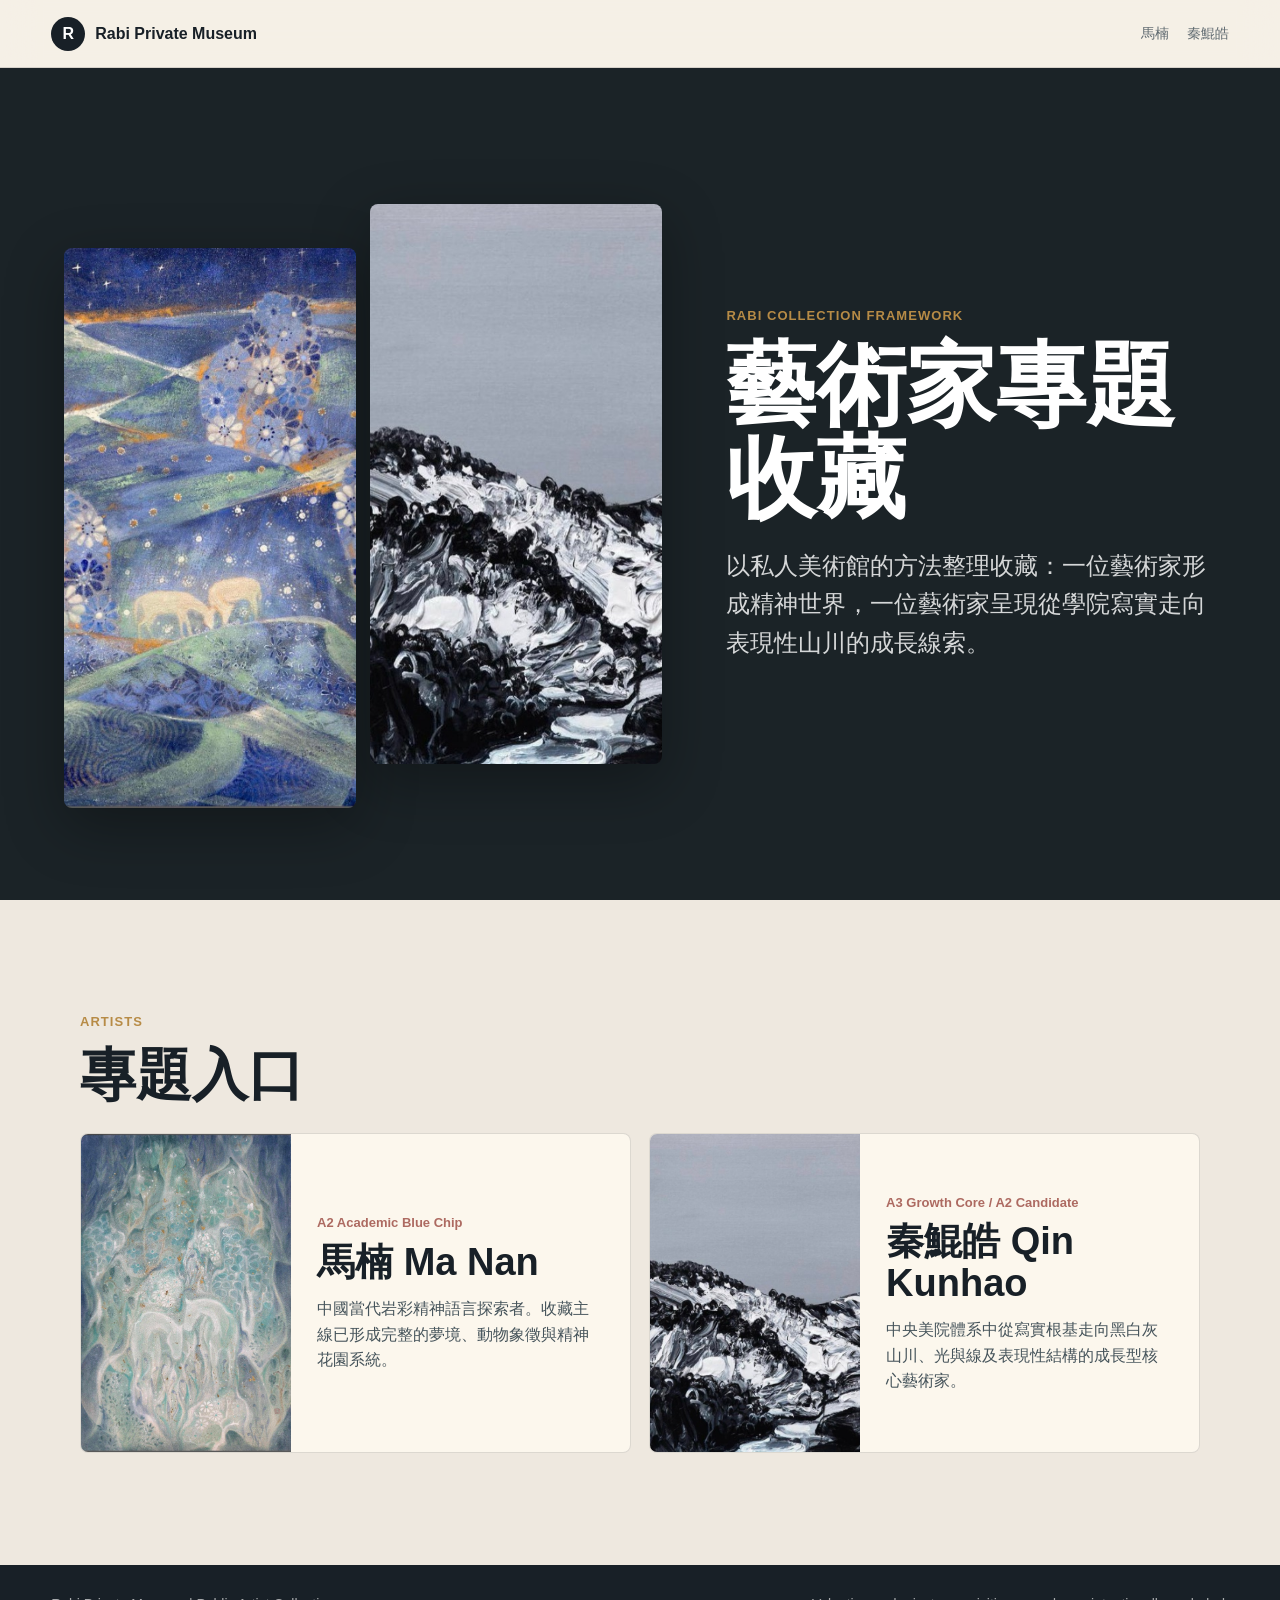
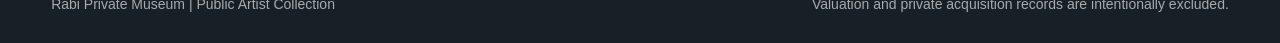
<file: index.html>
<!doctype html>
<html lang="zh-Hant">
  <head>
    <meta charset="utf-8">
    <meta name="viewport" content="width=device-width, initial-scale=1">
    <title>Rabi Private Museum | 藝術家專題收藏</title>
    <meta name="description" content="Rabi Private Museum 公開收藏入口，呈現馬楠與秦鯤皓兩位藝術家的專題收藏脈絡。">
    <link rel="stylesheet" href="ma-nan-public/styles.css">
  </head>
  <body class="home-page">
    <header class="site-header">
      <a class="brand" href="index.html" aria-label="Rabi Private Museum">
        <span class="brand-mark">R</span>
        <span>Rabi Private Museum</span>
      </a>
      <nav class="site-nav" aria-label="主要導覽">
        <a href="ma-nan-public/index.html">馬楠</a>
        <a href="qin-kunhao/index.html">秦鯤皓</a>
      </nav>
    </header>

    <main>
      <section class="home-hero" aria-labelledby="home-title">
        <div class="home-hero-media">
          <img src="ma-nan-public/assets/miyuan-11.jpg" alt="馬楠《謐園（其十一）》">
          <img src="qin-kunhao/assets/chuan-1.jpg" alt="秦鯤皓《川系列之一》">
        </div>
        <div class="home-hero-content">
          <p class="kicker">Rabi Collection Framework</p>
          <h1 id="home-title">藝術家專題收藏</h1>
          <p>
            以私人美術館的方法整理收藏：一位藝術家形成精神世界，一位藝術家呈現從學院寫實走向表現性山川的成長線索。
          </p>
        </div>
      </section>

      <section class="section artist-directory" aria-labelledby="directory-title">
        <div class="section-head">
          <p class="kicker">Artists</p>
          <h2 id="directory-title">專題入口</h2>
        </div>
        <div class="directory-grid">
          <a class="directory-card" href="ma-nan-public/index.html">
            <img src="ma-nan-public/assets/time-light-3.jpg" alt="馬楠作品">
            <div>
              <p class="work-tag">A2 Academic Blue Chip</p>
              <h3>馬楠 Ma Nan</h3>
              <p>中國當代岩彩精神語言探索者。收藏主線已形成完整的夢境、動物象徵與精神花園系統。</p>
            </div>
          </a>

          <a class="directory-card" href="qin-kunhao/index.html">
            <img src="qin-kunhao/assets/chuan-1.jpg" alt="秦鯤皓《川系列之一》">
            <div>
              <p class="work-tag">A3 Growth Core / A2 Candidate</p>
              <h3>秦鯤皓 Qin Kunhao</h3>
              <p>中央美院體系中從寫實根基走向黑白灰山川、光與線及表現性結構的成長型核心藝術家。</p>
            </div>
          </a>
        </div>
      </section>
    </main>

    <footer class="site-footer">
      <p>Rabi Private Museum | Public Artist Collection</p>
      <p>Valuation and private acquisition records are intentionally excluded.</p>
    </footer>
  </body>
</html>
</file>
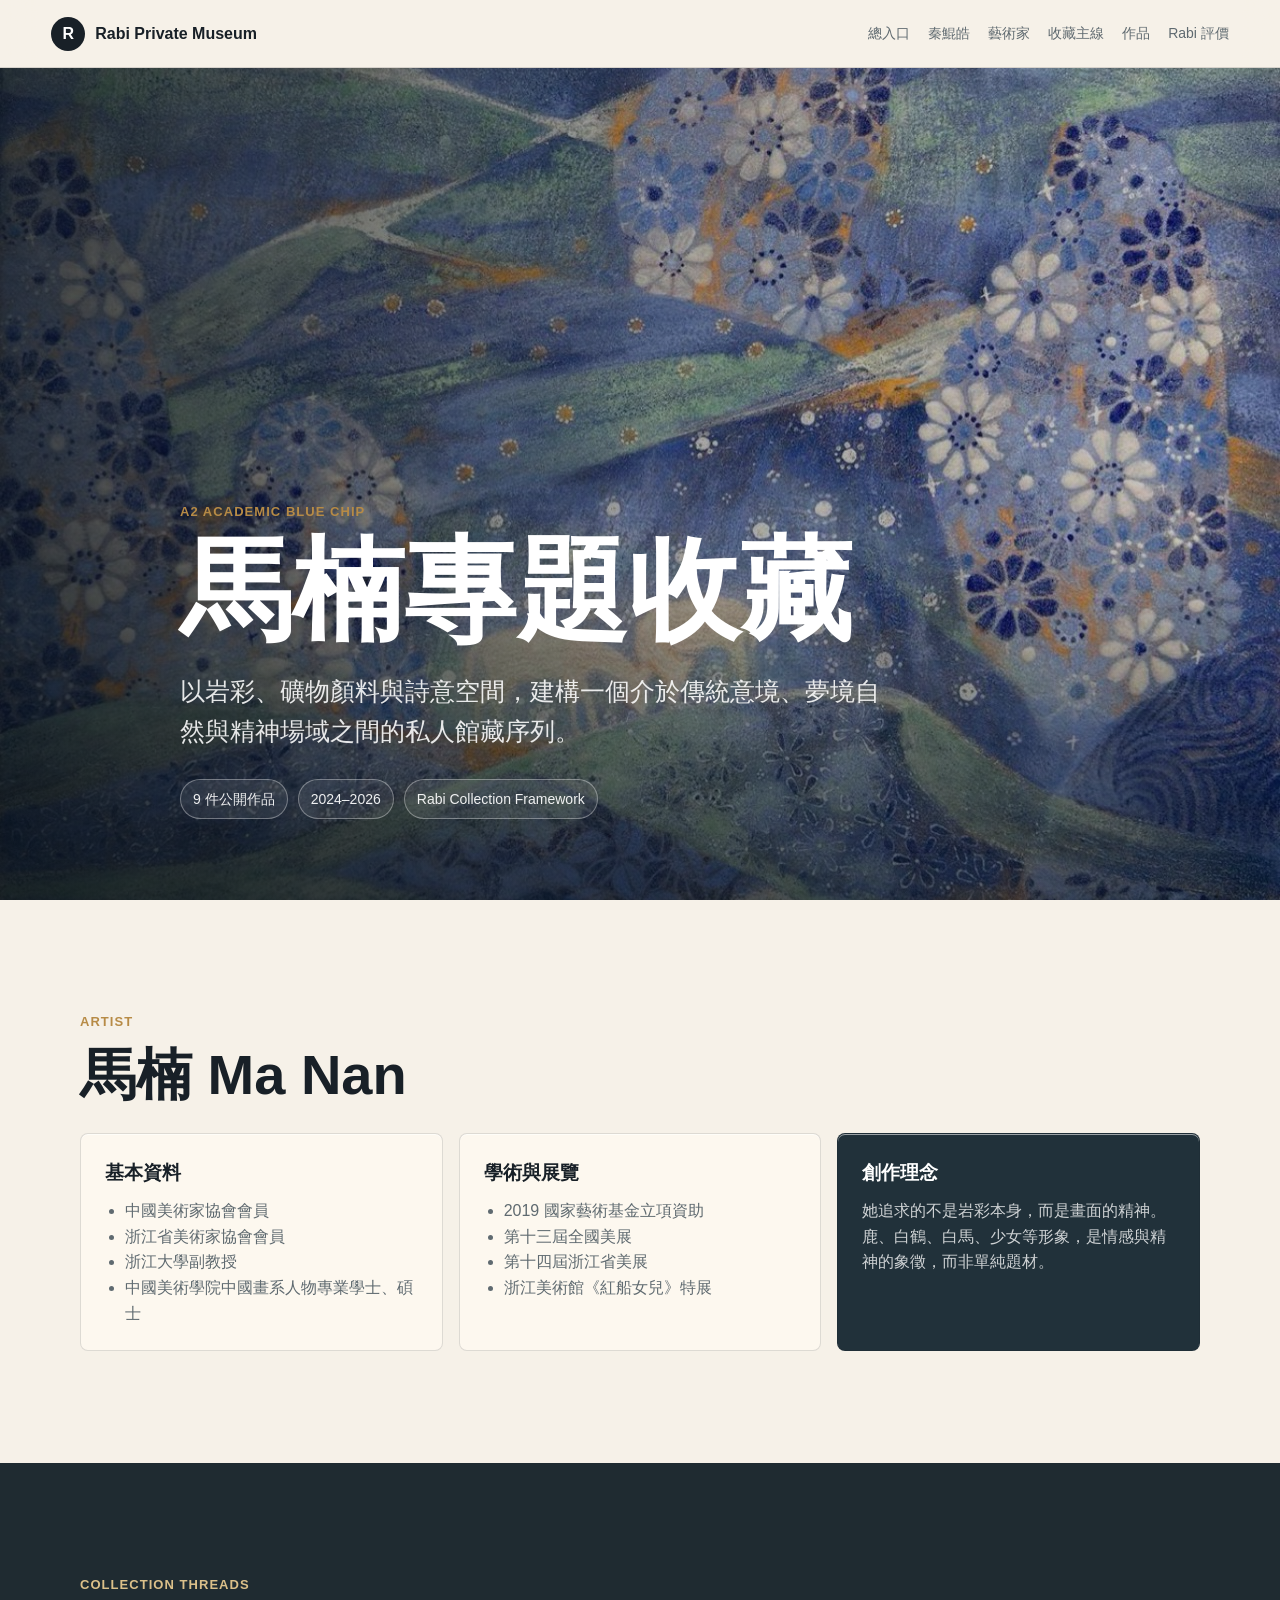
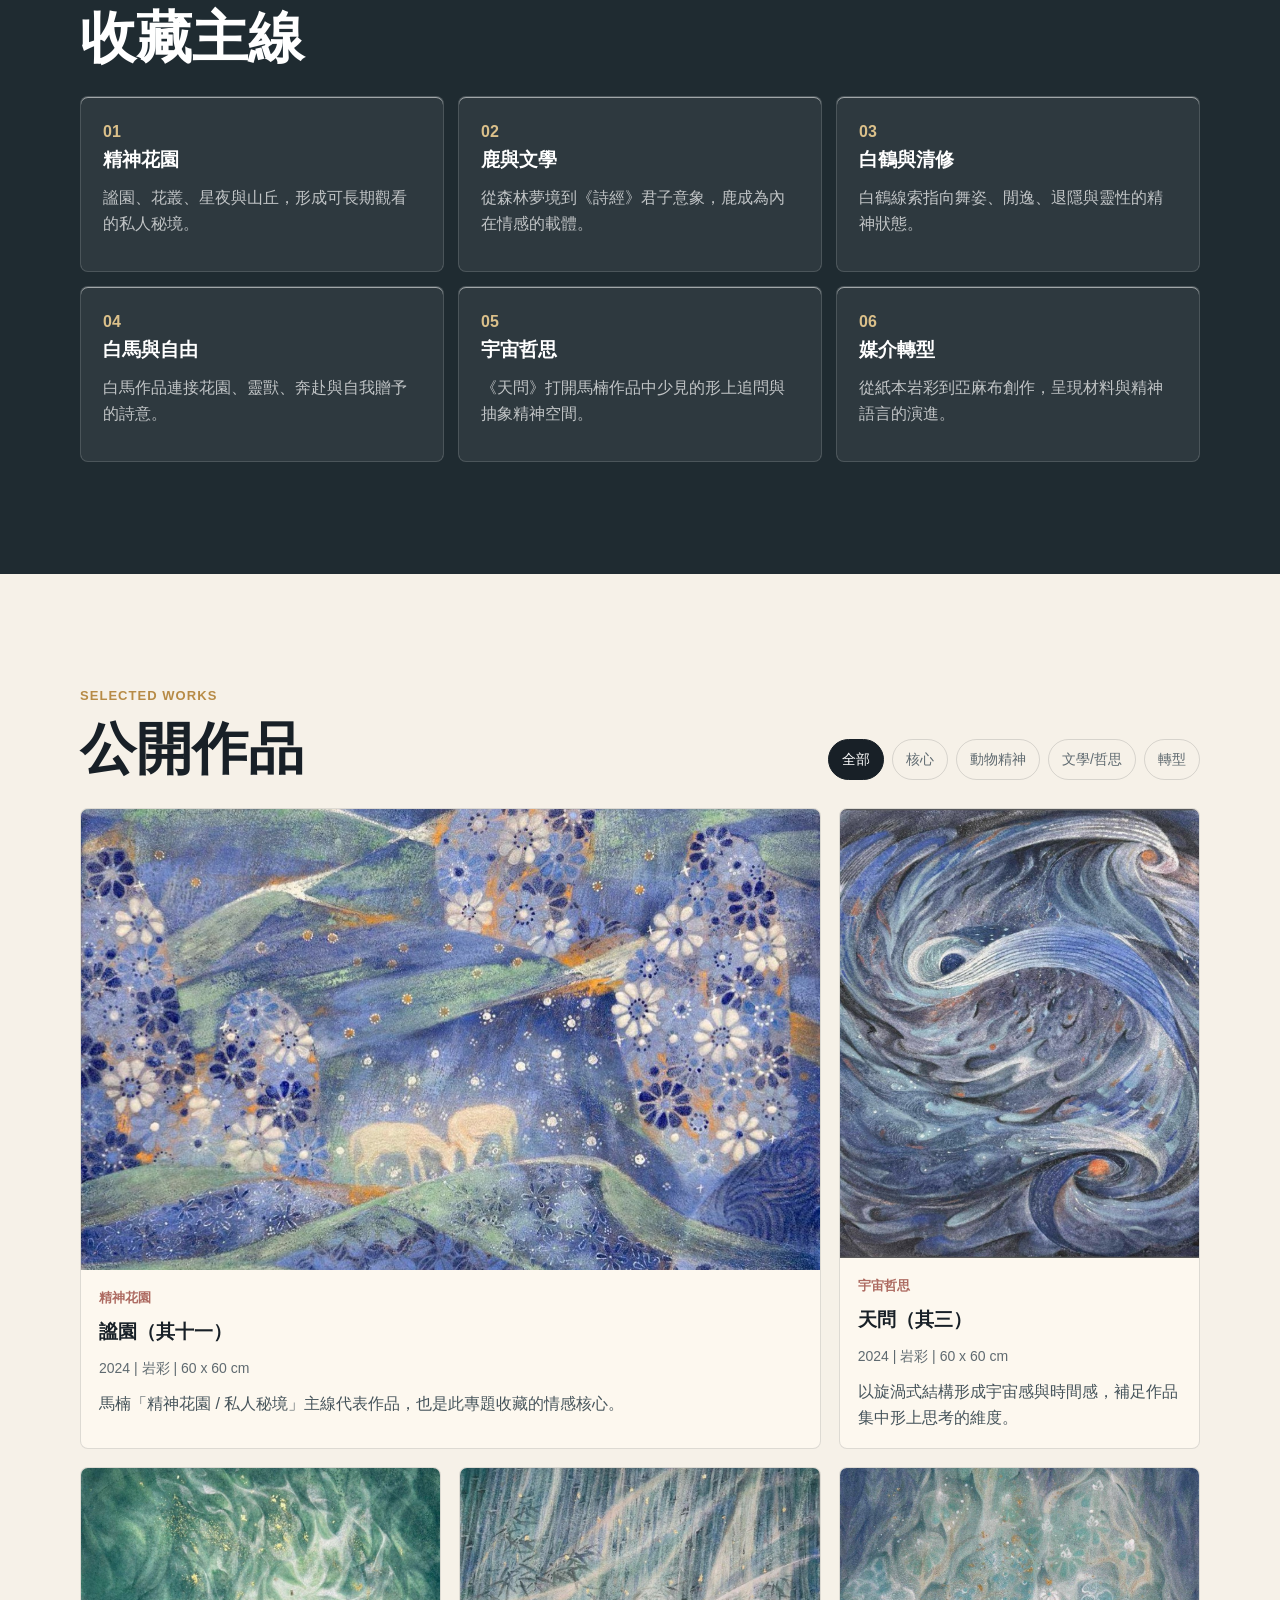
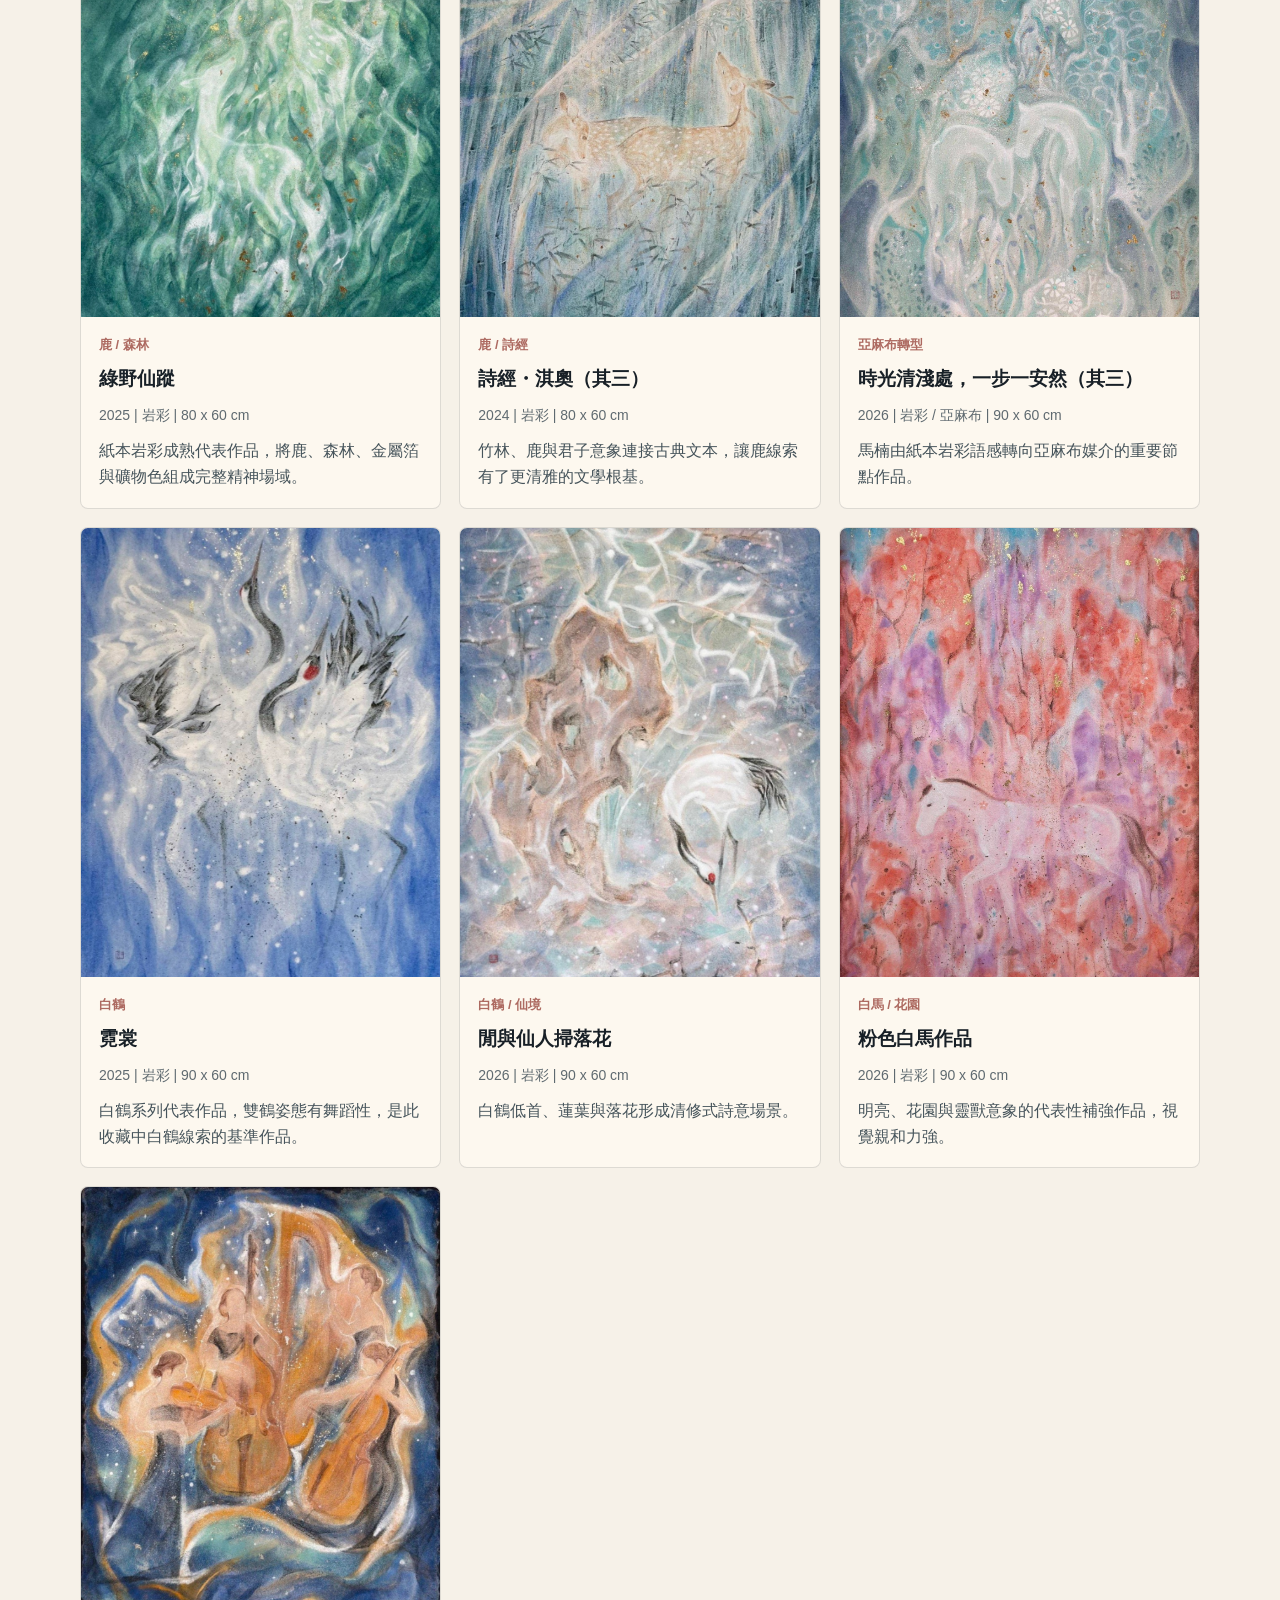
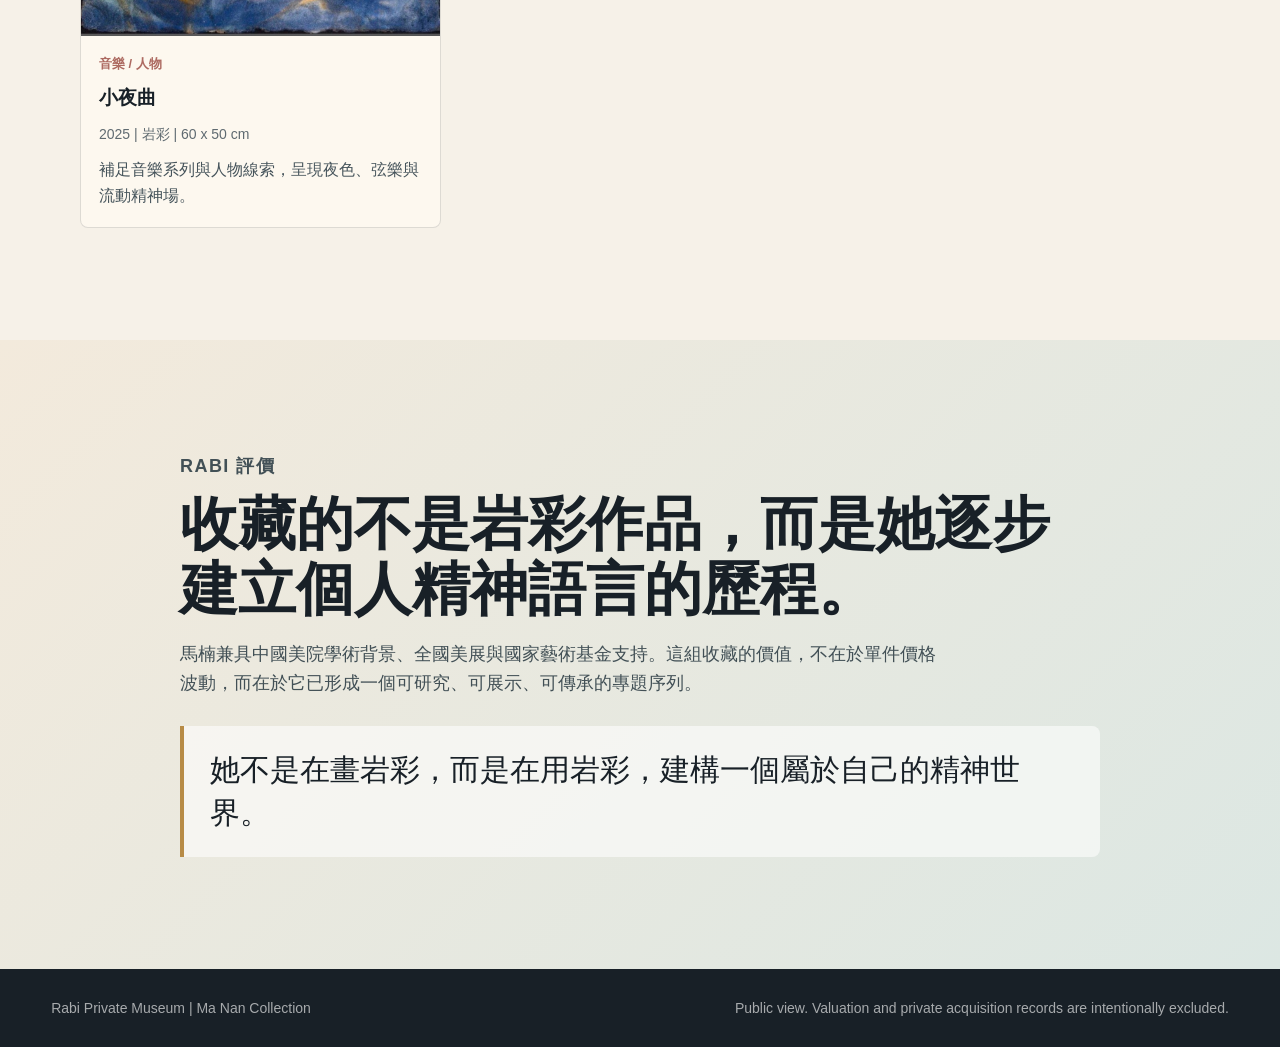
<file: ma-nan-public/index.html>
<!doctype html>
<html lang="zh-Hant">
  <head>
    <meta charset="utf-8">
    <meta name="viewport" content="width=device-width, initial-scale=1">
    <title>Rabi Private Museum | 馬楠專題收藏</title>
    <meta name="description" content="Rabi Private Museum 的馬楠公開收藏網站，呈現藝術家背景、收藏主線與精選作品。">
    <link rel="stylesheet" href="styles.css">
  </head>
  <body>
    <header class="site-header">
      <a class="brand" href="#top" aria-label="Rabi Private Museum">
        <span class="brand-mark">R</span>
        <span>Rabi Private Museum</span>
      </a>
      <nav class="site-nav" aria-label="主要導覽">
        <a href="../index.html">總入口</a>
        <a href="../qin-kunhao/index.html">秦鯤皓</a>
        <a href="#artist">藝術家</a>
        <a href="#threads">收藏主線</a>
        <a href="#works">作品</a>
        <a href="#statement">Rabi 評價</a>
      </nav>
    </header>

    <main id="top">
      <section class="hero" aria-labelledby="hero-title">
        <img class="hero-image" src="assets/miyuan-11.jpg" alt="馬楠《謐園（其十一）》局部與全貌">
        <div class="hero-shade"></div>
        <div class="hero-content">
          <p class="kicker">A2 Academic Blue Chip</p>
          <h1 id="hero-title">馬楠專題收藏</h1>
          <p class="hero-copy">
            以岩彩、礦物顏料與詩意空間，建構一個介於傳統意境、夢境自然與精神場域之間的私人館藏序列。
          </p>
          <div class="hero-meta" aria-label="收藏摘要">
            <span>9 件公開作品</span>
            <span>2024–2026</span>
            <span>Rabi Collection Framework</span>
          </div>
        </div>
      </section>

      <section id="artist" class="section artist-section">
        <div class="section-head">
          <p class="kicker">Artist</p>
          <h2>馬楠 Ma Nan</h2>
        </div>
        <div class="artist-grid">
          <div class="artist-card">
            <h3>基本資料</h3>
            <ul>
              <li>中國美術家協會會員</li>
              <li>浙江省美術家協會會員</li>
              <li>浙江大學副教授</li>
              <li>中國美術學院中國畫系人物專業學士、碩士</li>
            </ul>
          </div>
          <div class="artist-card">
            <h3>學術與展覽</h3>
            <ul>
              <li>2019 國家藝術基金立項資助</li>
              <li>第十三屆全國美展</li>
              <li>第十四屆浙江省美展</li>
              <li>浙江美術館《紅船女兒》特展</li>
            </ul>
          </div>
          <div class="artist-card artist-quote">
            <h3>創作理念</h3>
            <p>
              她追求的不是岩彩本身，而是畫面的精神。鹿、白鶴、白馬、少女等形象，是情感與精神的象徵，而非單純題材。
            </p>
          </div>
        </div>
      </section>

      <section id="threads" class="section threads-section">
        <div class="section-head">
          <p class="kicker">Collection Threads</p>
          <h2>收藏主線</h2>
        </div>
        <div class="thread-grid">
          <article>
            <span>01</span>
            <h3>精神花園</h3>
            <p>謐園、花叢、星夜與山丘，形成可長期觀看的私人秘境。</p>
          </article>
          <article>
            <span>02</span>
            <h3>鹿與文學</h3>
            <p>從森林夢境到《詩經》君子意象，鹿成為內在情感的載體。</p>
          </article>
          <article>
            <span>03</span>
            <h3>白鶴與清修</h3>
            <p>白鶴線索指向舞姿、閒逸、退隱與靈性的精神狀態。</p>
          </article>
          <article>
            <span>04</span>
            <h3>白馬與自由</h3>
            <p>白馬作品連接花園、靈獸、奔赴與自我贈予的詩意。</p>
          </article>
          <article>
            <span>05</span>
            <h3>宇宙哲思</h3>
            <p>《天問》打開馬楠作品中少見的形上追問與抽象精神空間。</p>
          </article>
          <article>
            <span>06</span>
            <h3>媒介轉型</h3>
            <p>從紙本岩彩到亞麻布創作，呈現材料與精神語言的演進。</p>
          </article>
        </div>
      </section>

      <section id="works" class="section works-section">
        <div class="section-head works-head">
          <div>
            <p class="kicker">Selected Works</p>
            <h2>公開作品</h2>
          </div>
          <div class="filters" aria-label="作品分類">
            <button class="filter-button active" type="button" data-filter="all">全部</button>
            <button class="filter-button" type="button" data-filter="core">核心</button>
            <button class="filter-button" type="button" data-filter="animal">動物精神</button>
            <button class="filter-button" type="button" data-filter="literary">文學/哲思</button>
            <button class="filter-button" type="button" data-filter="transition">轉型</button>
          </div>
        </div>

        <div class="works-grid">
          <article class="work-card feature" data-category="core">
            <img src="assets/miyuan-11.jpg" alt="《謐園（其十一）》">
            <div class="work-body">
              <p class="work-tag">精神花園</p>
              <h3>謐園（其十一）</h3>
              <p class="work-meta">2024 | 岩彩 | 60 x 60 cm</p>
              <p>馬楠「精神花園 / 私人秘境」主線代表作品，也是此專題收藏的情感核心。</p>
            </div>
          </article>

          <article class="work-card" data-category="literary">
            <img src="assets/tianwen-3.jpg" alt="《天問（其三）》">
            <div class="work-body">
              <p class="work-tag">宇宙哲思</p>
              <h3>天問（其三）</h3>
              <p class="work-meta">2024 | 岩彩 | 60 x 60 cm</p>
              <p>以旋渦式結構形成宇宙感與時間感，補足作品集中形上思考的維度。</p>
            </div>
          </article>

          <article class="work-card" data-category="animal">
            <img src="assets/green-oz.jpg" alt="《綠野仙蹤》">
            <div class="work-body">
              <p class="work-tag">鹿 / 森林</p>
              <h3>綠野仙蹤</h3>
              <p class="work-meta">2025 | 岩彩 | 80 x 60 cm</p>
              <p>紙本岩彩成熟代表作品，將鹿、森林、金屬箔與礦物色組成完整精神場域。</p>
            </div>
          </article>

          <article class="work-card" data-category="animal literary">
            <img src="assets/shijing-qiao-3.jpg" alt="《詩經・淇奧（其三）》">
            <div class="work-body">
              <p class="work-tag">鹿 / 詩經</p>
              <h3>詩經・淇奧（其三）</h3>
              <p class="work-meta">2024 | 岩彩 | 80 x 60 cm</p>
              <p>竹林、鹿與君子意象連接古典文本，讓鹿線索有了更清雅的文學根基。</p>
            </div>
          </article>

          <article class="work-card" data-category="transition animal">
            <img src="assets/time-light-3.jpg" alt="《時光清淺處，一步一安然（其三）》">
            <div class="work-body">
              <p class="work-tag">亞麻布轉型</p>
              <h3>時光清淺處，一步一安然（其三）</h3>
              <p class="work-meta">2026 | 岩彩 / 亞麻布 | 90 x 60 cm</p>
              <p>馬楠由紙本岩彩語感轉向亞麻布媒介的重要節點作品。</p>
            </div>
          </article>

          <article class="work-card" data-category="animal">
            <img src="assets/nishang.jpg" alt="《霓裳》">
            <div class="work-body">
              <p class="work-tag">白鶴</p>
              <h3>霓裳</h3>
              <p class="work-meta">2025 | 岩彩 | 90 x 60 cm</p>
              <p>白鶴系列代表作品，雙鶴姿態有舞蹈性，是此收藏中白鶴線索的基準作品。</p>
            </div>
          </article>

          <article class="work-card" data-category="animal">
            <img src="assets/xianren.jpg" alt="《閒與仙人掃落花》">
            <div class="work-body">
              <p class="work-tag">白鶴 / 仙境</p>
              <h3>閒與仙人掃落花</h3>
              <p class="work-meta">2026 | 岩彩 | 90 x 60 cm</p>
              <p>白鶴低首、蓮葉與落花形成清修式詩意場景。</p>
            </div>
          </article>

          <article class="work-card" data-category="animal">
            <img src="assets/pink-horse.jpg" alt="2026 粉色白馬作品">
            <div class="work-body">
              <p class="work-tag">白馬 / 花園</p>
              <h3>粉色白馬作品</h3>
              <p class="work-meta">2026 | 岩彩 | 90 x 60 cm</p>
              <p>明亮、花園與靈獸意象的代表性補強作品，視覺親和力強。</p>
            </div>
          </article>

          <article class="work-card" data-category="literary">
            <img src="assets/serenade.jpg" alt="《小夜曲》">
            <div class="work-body">
              <p class="work-tag">音樂 / 人物</p>
              <h3>小夜曲</h3>
              <p class="work-meta">2025 | 岩彩 | 60 x 50 cm</p>
              <p>補足音樂系列與人物線索，呈現夜色、弦樂與流動精神場。</p>
            </div>
          </article>
        </div>
      </section>

      <section id="statement" class="section statement-section">
        <div class="statement">
          <p class="kicker">Rabi 評價</p>
          <h2>收藏的不是岩彩作品，而是她逐步建立個人精神語言的歷程。</h2>
          <p>
            馬楠兼具中國美院學術背景、全國美展與國家藝術基金支持。這組收藏的價值，不在於單件價格波動，而在於它已形成一個可研究、可展示、可傳承的專題序列。
          </p>
          <blockquote>她不是在畫岩彩，而是在用岩彩，建構一個屬於自己的精神世界。</blockquote>
        </div>
      </section>
    </main>

    <footer class="site-footer">
      <p>Rabi Private Museum | Ma Nan Collection</p>
      <p>Public view. Valuation and private acquisition records are intentionally excluded.</p>
    </footer>

    <script src="script.js"></script>
  </body>
</html>
</file>
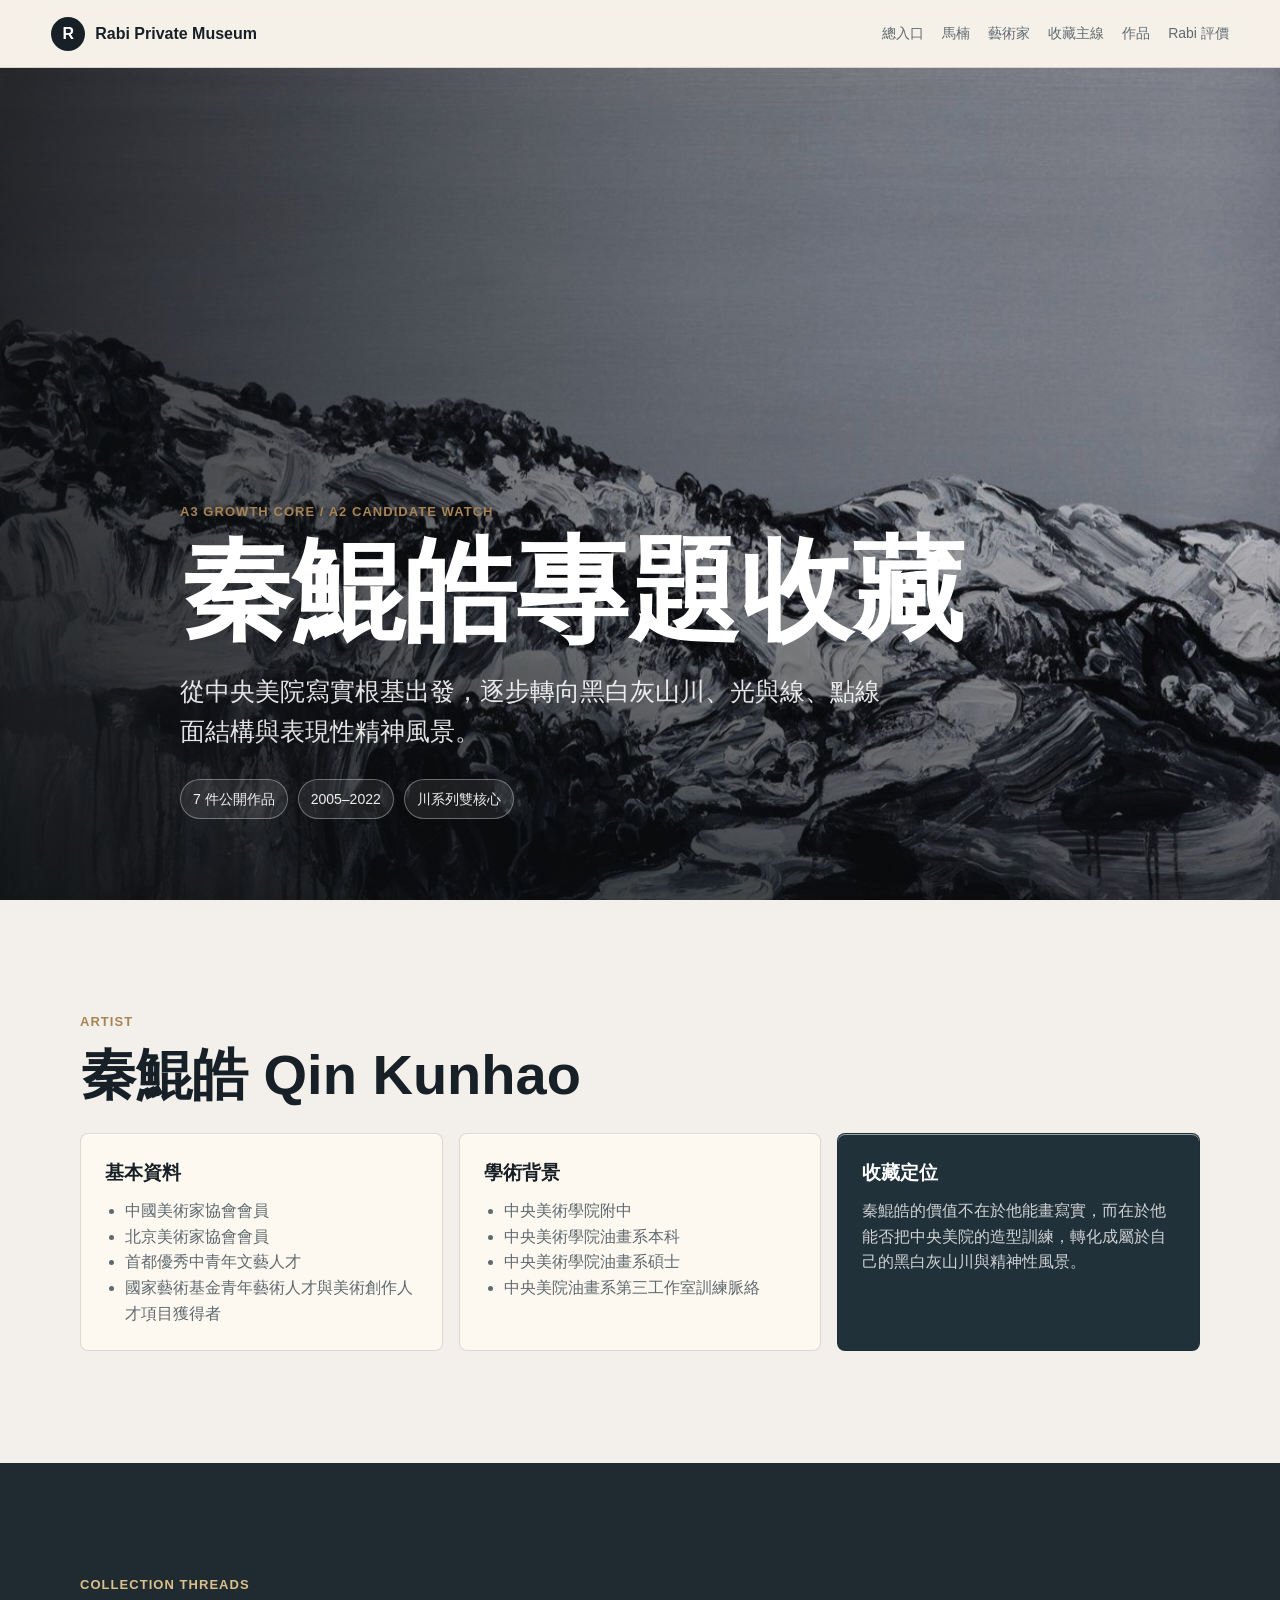
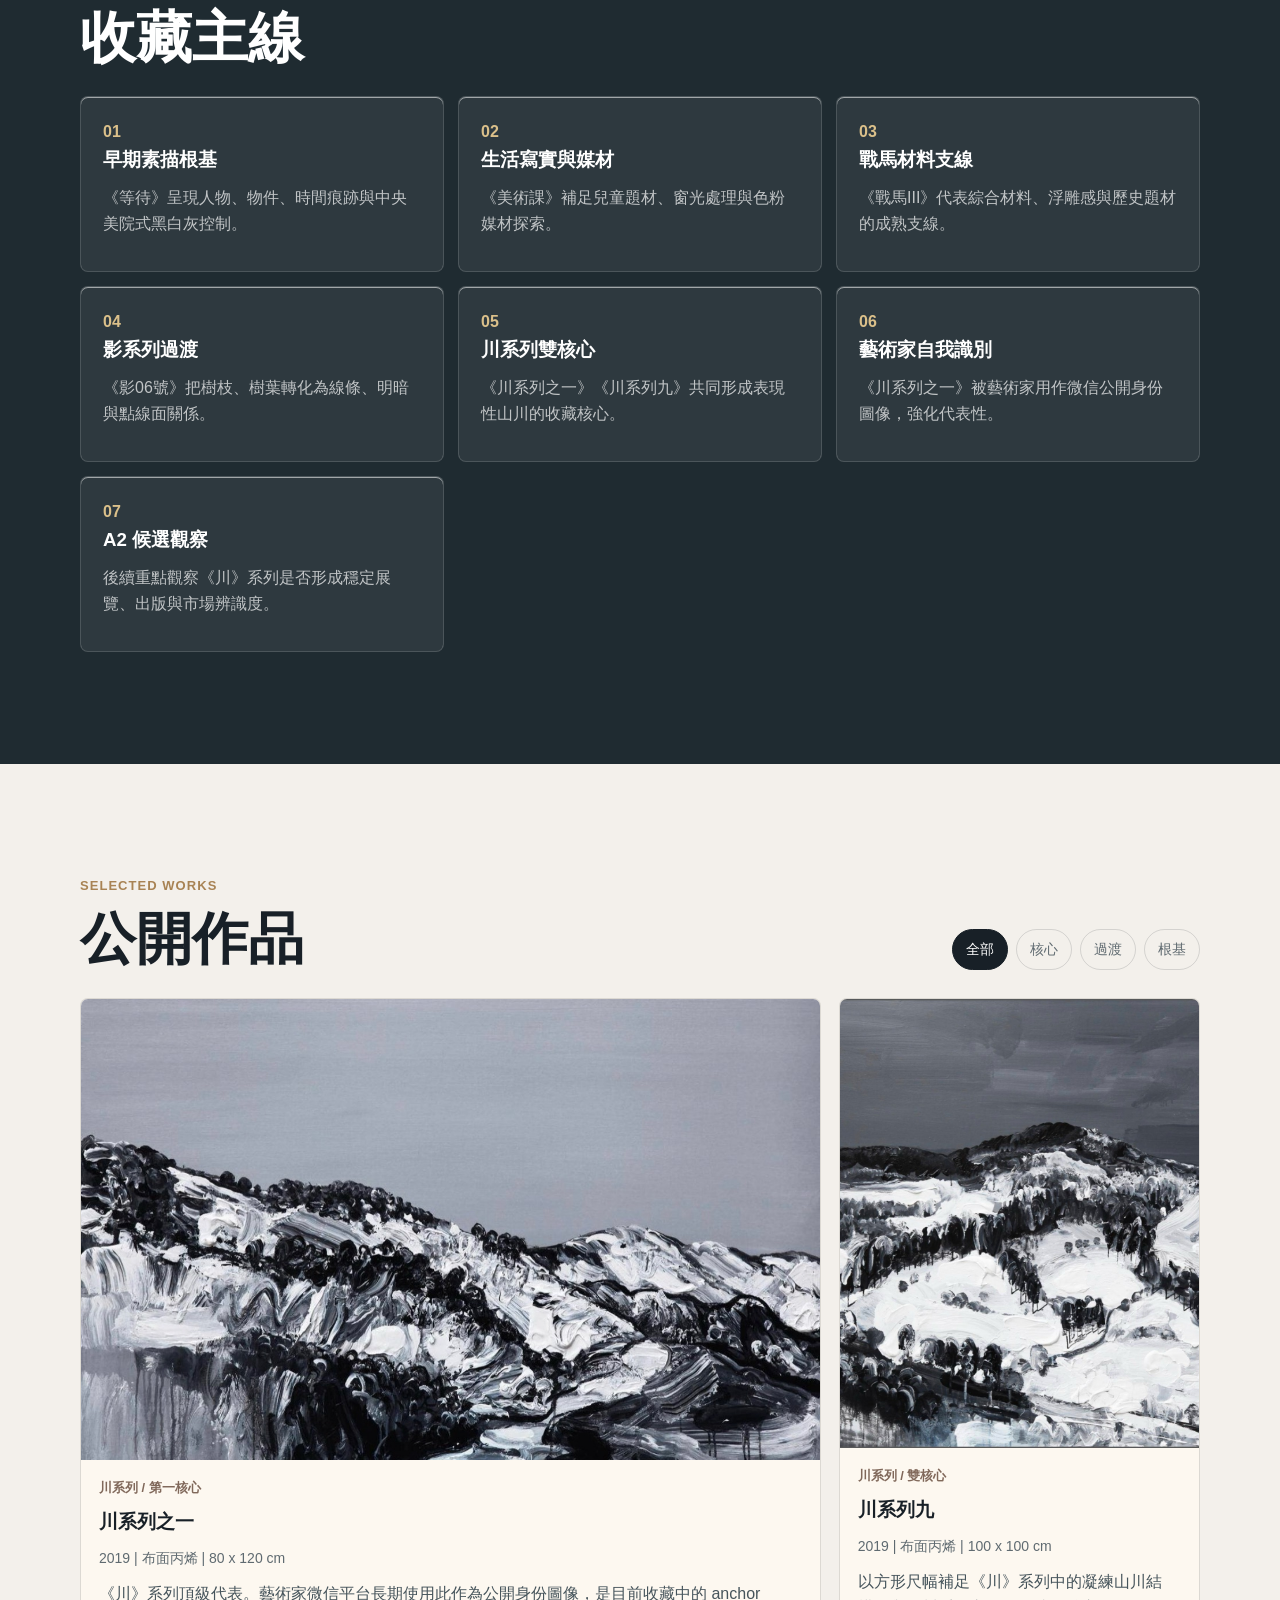
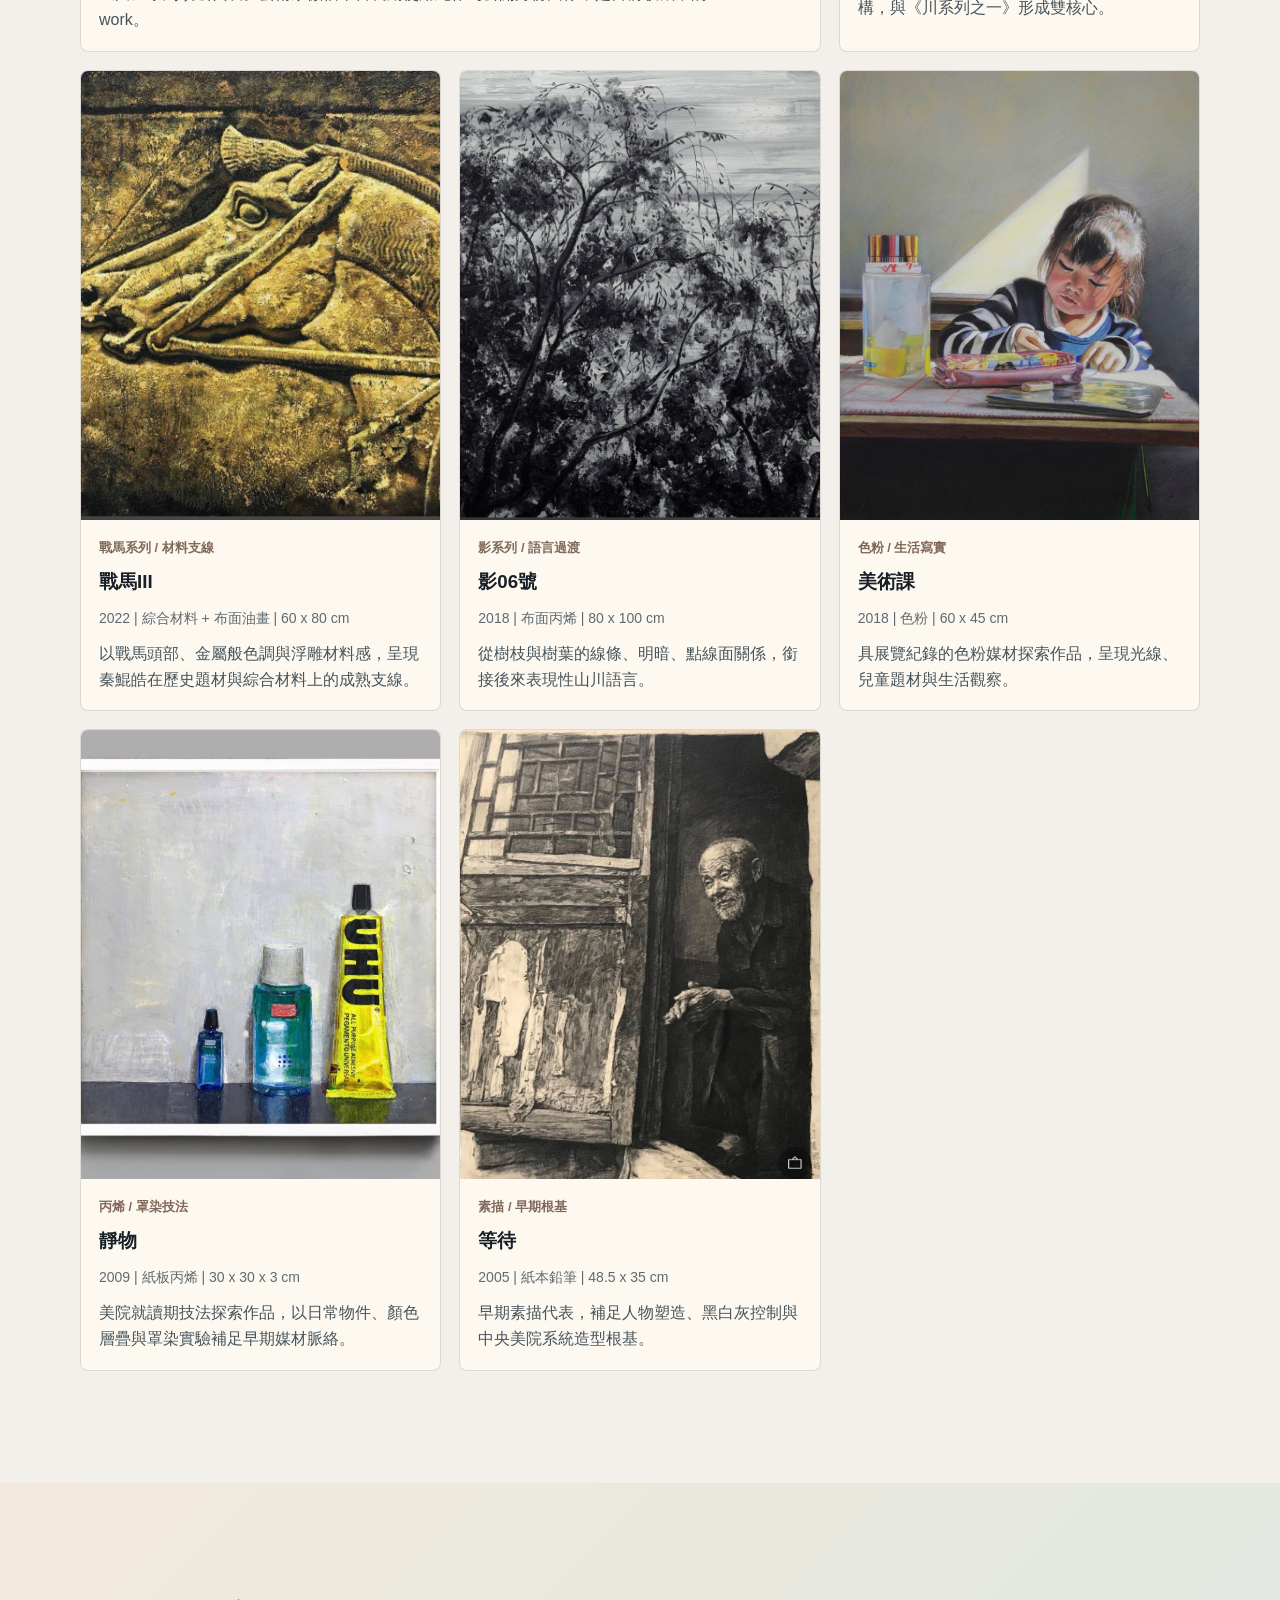
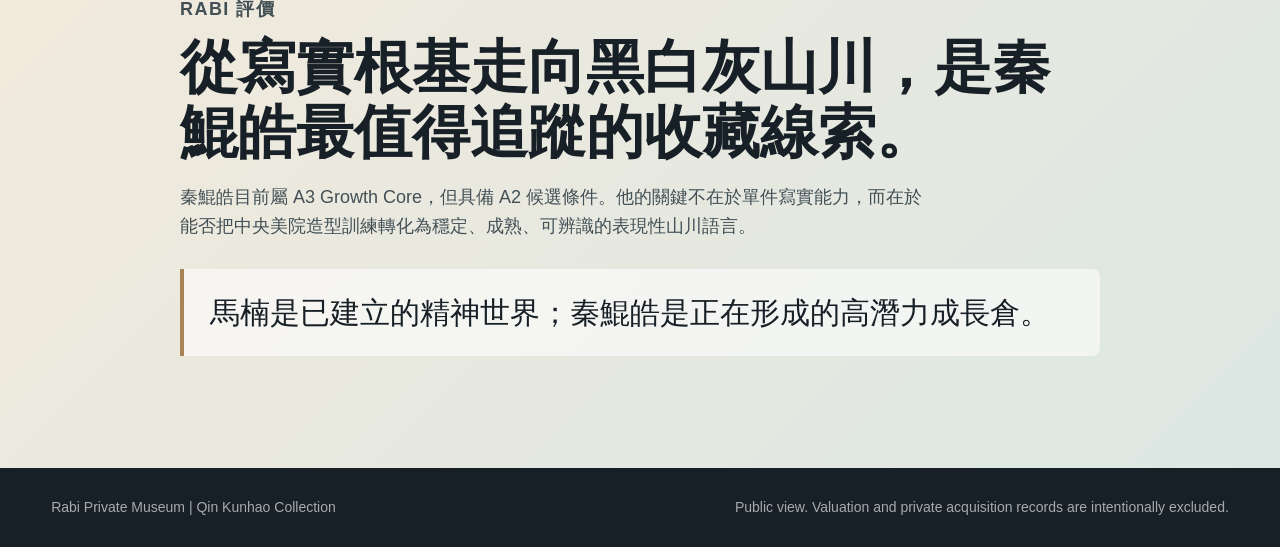
<file: qin-kunhao/index.html>
<!doctype html>
<html lang="zh-Hant">
  <head>
    <meta charset="utf-8">
    <meta name="viewport" content="width=device-width, initial-scale=1">
    <title>Rabi Private Museum | 秦鯤皓專題收藏</title>
    <meta name="description" content="Rabi Private Museum 的秦鯤皓公開收藏網站，呈現藝術家背景、收藏主線與精選作品。">
    <link rel="stylesheet" href="../ma-nan-public/styles.css">
  </head>
  <body class="qin-page">
    <header class="site-header">
      <a class="brand" href="../index.html" aria-label="Rabi Private Museum">
        <span class="brand-mark">R</span>
        <span>Rabi Private Museum</span>
      </a>
      <nav class="site-nav" aria-label="主要導覽">
        <a href="../index.html">總入口</a>
        <a href="../ma-nan-public/index.html">馬楠</a>
        <a href="#artist">藝術家</a>
        <a href="#threads">收藏主線</a>
        <a href="#works">作品</a>
        <a href="#statement">Rabi 評價</a>
      </nav>
    </header>

    <main id="top">
      <section class="hero qin-hero" aria-labelledby="hero-title">
        <img class="hero-image" src="assets/chuan-1.jpg" alt="秦鯤皓《川系列之一》">
        <div class="hero-shade"></div>
        <div class="hero-content">
          <p class="kicker">A3 Growth Core / A2 Candidate Watch</p>
          <h1 id="hero-title">秦鯤皓專題收藏</h1>
          <p class="hero-copy">
            從中央美院寫實根基出發，逐步轉向黑白灰山川、光與線、點線面結構與表現性精神風景。
          </p>
          <div class="hero-meta" aria-label="收藏摘要">
            <span>7 件公開作品</span>
            <span>2005–2022</span>
            <span>川系列雙核心</span>
          </div>
        </div>
      </section>

      <section id="artist" class="section artist-section">
        <div class="section-head">
          <p class="kicker">Artist</p>
          <h2>秦鯤皓 Qin Kunhao</h2>
        </div>
        <div class="artist-grid">
          <div class="artist-card">
            <h3>基本資料</h3>
            <ul>
              <li>中國美術家協會會員</li>
              <li>北京美術家協會會員</li>
              <li>首都優秀中青年文藝人才</li>
              <li>國家藝術基金青年藝術人才與美術創作人才項目獲得者</li>
            </ul>
          </div>
          <div class="artist-card">
            <h3>學術背景</h3>
            <ul>
              <li>中央美術學院附中</li>
              <li>中央美術學院油畫系本科</li>
              <li>中央美術學院油畫系碩士</li>
              <li>中央美院油畫系第三工作室訓練脈絡</li>
            </ul>
          </div>
          <div class="artist-card artist-quote">
            <h3>收藏定位</h3>
            <p>
              秦鯤皓的價值不在於他能畫寫實，而在於他能否把中央美院的造型訓練，轉化成屬於自己的黑白灰山川與精神性風景。
            </p>
          </div>
        </div>
      </section>

      <section id="threads" class="section threads-section">
        <div class="section-head">
          <p class="kicker">Collection Threads</p>
          <h2>收藏主線</h2>
        </div>
        <div class="thread-grid">
          <article>
            <span>01</span>
            <h3>早期素描根基</h3>
            <p>《等待》呈現人物、物件、時間痕跡與中央美院式黑白灰控制。</p>
          </article>
          <article>
            <span>02</span>
            <h3>生活寫實與媒材</h3>
            <p>《美術課》補足兒童題材、窗光處理與色粉媒材探索。</p>
          </article>
          <article>
            <span>03</span>
            <h3>戰馬材料支線</h3>
            <p>《戰馬III》代表綜合材料、浮雕感與歷史題材的成熟支線。</p>
          </article>
          <article>
            <span>04</span>
            <h3>影系列過渡</h3>
            <p>《影06號》把樹枝、樹葉轉化為線條、明暗與點線面關係。</p>
          </article>
          <article>
            <span>05</span>
            <h3>川系列雙核心</h3>
            <p>《川系列之一》《川系列九》共同形成表現性山川的收藏核心。</p>
          </article>
          <article>
            <span>06</span>
            <h3>藝術家自我識別</h3>
            <p>《川系列之一》被藝術家用作微信公開身份圖像，強化代表性。</p>
          </article>
          <article>
            <span>07</span>
            <h3>A2 候選觀察</h3>
            <p>後續重點觀察《川》系列是否形成穩定展覽、出版與市場辨識度。</p>
          </article>
        </div>
      </section>

      <section id="works" class="section works-section">
        <div class="section-head works-head">
          <div>
            <p class="kicker">Selected Works</p>
            <h2>公開作品</h2>
          </div>
          <div class="filters" aria-label="作品分類">
            <button class="filter-button active" type="button" data-filter="all">全部</button>
            <button class="filter-button" type="button" data-filter="core">核心</button>
            <button class="filter-button" type="button" data-filter="transition">過渡</button>
            <button class="filter-button" type="button" data-filter="foundation">根基</button>
          </div>
        </div>

        <div class="works-grid">
          <article class="work-card feature" data-category="core">
            <img src="assets/chuan-1.jpg" alt="《川系列之一》">
            <div class="work-body">
              <p class="work-tag">川系列 / 第一核心</p>
              <h3>川系列之一</h3>
              <p class="work-meta">2019 | 布面丙烯 | 80 x 120 cm</p>
              <p>《川》系列頂級代表。藝術家微信平台長期使用此作為公開身份圖像，是目前收藏中的 anchor work。</p>
            </div>
          </article>

          <article class="work-card" data-category="core">
            <img src="assets/chuan-9.jpg" alt="《川系列九》">
            <div class="work-body">
              <p class="work-tag">川系列 / 雙核心</p>
              <h3>川系列九</h3>
              <p class="work-meta">2019 | 布面丙烯 | 100 x 100 cm</p>
              <p>以方形尺幅補足《川》系列中的凝練山川結構，與《川系列之一》形成雙核心。</p>
            </div>
          </article>

          <article class="work-card" data-category="transition">
            <img src="assets/warhorse-3.jpg" alt="《戰馬III》">
            <div class="work-body">
              <p class="work-tag">戰馬系列 / 材料支線</p>
              <h3>戰馬III</h3>
              <p class="work-meta">2022 | 綜合材料 + 布面油畫 | 60 x 80 cm</p>
              <p>以戰馬頭部、金屬般色調與浮雕材料感，呈現秦鯤皓在歷史題材與綜合材料上的成熟支線。</p>
            </div>
          </article>

          <article class="work-card" data-category="transition">
            <img src="assets/shadow-06.jpg" alt="《影06號》">
            <div class="work-body">
              <p class="work-tag">影系列 / 語言過渡</p>
              <h3>影06號</h3>
              <p class="work-meta">2018 | 布面丙烯 | 80 x 100 cm</p>
              <p>從樹枝與樹葉的線條、明暗、點線面關係，銜接後來表現性山川語言。</p>
            </div>
          </article>

          <article class="work-card" data-category="foundation">
            <img src="assets/art-class.jpg" alt="《美術課》">
            <div class="work-body">
              <p class="work-tag">色粉 / 生活寫實</p>
              <h3>美術課</h3>
              <p class="work-meta">2018 | 色粉 | 60 x 45 cm</p>
              <p>具展覽紀錄的色粉媒材探索作品，呈現光線、兒童題材與生活觀察。</p>
            </div>
          </article>

          <article class="work-card" data-category="foundation">
            <img src="assets/still-life.jpg" alt="《靜物》">
            <div class="work-body">
              <p class="work-tag">丙烯 / 罩染技法</p>
              <h3>靜物</h3>
              <p class="work-meta">2009 | 紙板丙烯 | 30 x 30 x 3 cm</p>
              <p>美院就讀期技法探索作品，以日常物件、顏色層疊與罩染實驗補足早期媒材脈絡。</p>
            </div>
          </article>

          <article class="work-card" data-category="foundation">
            <img src="assets/waiting.jpg" alt="《等待》">
            <div class="work-body">
              <p class="work-tag">素描 / 早期根基</p>
              <h3>等待</h3>
              <p class="work-meta">2005 | 紙本鉛筆 | 48.5 x 35 cm</p>
              <p>早期素描代表，補足人物塑造、黑白灰控制與中央美院系統造型根基。</p>
            </div>
          </article>
        </div>
      </section>

      <section id="statement" class="section statement-section">
        <div class="statement">
          <p class="kicker">Rabi 評價</p>
          <h2>從寫實根基走向黑白灰山川，是秦鯤皓最值得追蹤的收藏線索。</h2>
          <p>
            秦鯤皓目前屬 A3 Growth Core，但具備 A2 候選條件。他的關鍵不在於單件寫實能力，而在於能否把中央美院造型訓練轉化為穩定、成熟、可辨識的表現性山川語言。
          </p>
          <blockquote>馬楠是已建立的精神世界；秦鯤皓是正在形成的高潛力成長倉。</blockquote>
        </div>
      </section>
    </main>

    <footer class="site-footer">
      <p>Rabi Private Museum | Qin Kunhao Collection</p>
      <p>Public view. Valuation and private acquisition records are intentionally excluded.</p>
    </footer>

    <script src="../ma-nan-public/script.js"></script>
  </body>
</html>
</file>
<file: ma-nan-public/styles.css>
:root {
  --ink: #182027;
  --muted: #5f6a70;
  --paper: #f6f1e8;
  --panel: #fffaf1;
  --line: rgba(24, 32, 39, 0.14);
  --blue: #1f4e6f;
  --green: #6f8b76;
  --gold: #b78b46;
  --rose: #ad6a61;
  --shadow: 0 18px 50px rgba(24, 32, 39, 0.14);
}

* {
  box-sizing: border-box;
}

html {
  scroll-behavior: smooth;
}

body {
  margin: 0;
  color: var(--ink);
  background: var(--paper);
  font-family: -apple-system, BlinkMacSystemFont, "Segoe UI", "Noto Serif TC", "Noto Sans TC", "PingFang TC", "Microsoft JhengHei", sans-serif;
  line-height: 1.6;
}

img {
  display: block;
  max-width: 100%;
}

a {
  color: inherit;
  text-decoration: none;
}

.site-header {
  position: sticky;
  top: 0;
  z-index: 10;
  display: flex;
  align-items: center;
  justify-content: space-between;
  gap: 24px;
  min-height: 68px;
  padding: 14px clamp(20px, 4vw, 56px);
  background: rgba(246, 241, 232, 0.88);
  border-bottom: 1px solid var(--line);
  backdrop-filter: blur(18px);
}

.brand {
  display: inline-flex;
  align-items: center;
  gap: 10px;
  font-weight: 700;
  letter-spacing: 0;
}

.brand-mark {
  display: grid;
  place-items: center;
  width: 34px;
  height: 34px;
  color: #fff;
  background: var(--ink);
  border-radius: 50%;
}

.site-nav {
  display: flex;
  flex-wrap: wrap;
  justify-content: flex-end;
  gap: 8px 18px;
  color: var(--muted);
  font-size: 14px;
}

.site-nav a:hover {
  color: var(--ink);
}

.hero {
  position: relative;
  min-height: calc(100vh - 68px);
  display: grid;
  align-items: end;
  overflow: hidden;
  background: #17222a;
}

.hero-image {
  position: absolute;
  inset: 0;
  width: 100%;
  height: 100%;
  object-fit: cover;
}

.hero-shade {
  position: absolute;
  inset: 0;
  background:
    linear-gradient(90deg, rgba(11, 19, 25, 0.78), rgba(11, 19, 25, 0.34) 54%, rgba(11, 19, 25, 0.18)),
    linear-gradient(0deg, rgba(11, 19, 25, 0.55), rgba(11, 19, 25, 0.02) 45%);
}

.qin-page {
  --paper: #f3f0eb;
  --panel: #fbf8f2;
  --blue: #2f3b43;
  --green: #6f766f;
  --gold: #a88354;
  --rose: #80685a;
}

.qin-page .hero-shade {
  background:
    linear-gradient(90deg, rgba(10, 12, 14, 0.82), rgba(10, 12, 14, 0.38) 54%, rgba(10, 12, 14, 0.14)),
    linear-gradient(0deg, rgba(10, 12, 14, 0.62), rgba(10, 12, 14, 0.05) 48%);
}

.qin-page .hero-image {
  object-position: center 62%;
}

.hero-content {
  position: relative;
  width: min(920px, calc(100% - 40px));
  margin: 0 auto;
  padding: 0 0 clamp(44px, 9vh, 96px);
  color: #fff;
}

.kicker {
  margin: 0 0 12px;
  color: var(--gold);
  font-size: 13px;
  font-weight: 700;
  letter-spacing: 0.08em;
  text-transform: uppercase;
}

.hero h1 {
  margin: 0;
  font-size: clamp(46px, 9vw, 112px);
  line-height: 1.02;
  font-weight: 800;
  letter-spacing: 0;
}

.hero-copy {
  max-width: 720px;
  margin: 22px 0 0;
  font-size: clamp(18px, 2.2vw, 25px);
  color: rgba(255, 255, 255, 0.88);
}

.hero-meta {
  display: flex;
  flex-wrap: wrap;
  gap: 10px;
  margin-top: 28px;
}

.hero-meta span {
  padding: 8px 12px;
  border: 1px solid rgba(255, 255, 255, 0.34);
  border-radius: 999px;
  background: rgba(255, 255, 255, 0.08);
  color: rgba(255, 255, 255, 0.92);
  font-size: 14px;
}

.section {
  padding: clamp(64px, 9vw, 112px) clamp(20px, 4vw, 56px);
}

.section-head {
  width: min(1120px, 100%);
  margin: 0 auto 28px;
}

.section-head h2 {
  margin: 0;
  font-size: clamp(30px, 5vw, 56px);
  line-height: 1.08;
  letter-spacing: 0;
}

.artist-grid,
.thread-grid,
.works-grid {
  width: min(1120px, 100%);
  margin: 0 auto;
}

.artist-grid {
  display: grid;
  grid-template-columns: repeat(3, 1fr);
  gap: 16px;
}

.artist-card,
.thread-grid article,
.work-card {
  border: 1px solid var(--line);
  border-radius: 8px;
  background: rgba(255, 250, 241, 0.78);
  box-shadow: 0 1px 0 rgba(255, 255, 255, 0.55) inset;
}

.artist-card {
  padding: 24px;
}

.artist-card h3,
.thread-grid h3,
.work-card h3 {
  margin: 0 0 10px;
  letter-spacing: 0;
}

.artist-card ul {
  margin: 0;
  padding-left: 20px;
  color: var(--muted);
}

.artist-card p {
  margin: 0;
  color: var(--muted);
}

.artist-quote {
  background: #21313a;
  color: #fff;
}

.artist-quote p {
  color: rgba(255, 255, 255, 0.78);
}

.threads-section {
  background: #1f2b31;
  color: #fff;
}

.threads-section .section-head .kicker {
  color: #dbc08a;
}

.thread-grid {
  display: grid;
  grid-template-columns: repeat(3, 1fr);
  gap: 14px;
}

.thread-grid article {
  min-height: 176px;
  padding: 22px;
  background: rgba(255, 255, 255, 0.07);
  border-color: rgba(255, 255, 255, 0.14);
}

.thread-grid span {
  color: #dbc08a;
  font-weight: 700;
}

.thread-grid p {
  margin: 0;
  color: rgba(255, 255, 255, 0.7);
}

.works-head {
  display: flex;
  align-items: end;
  justify-content: space-between;
  gap: 24px;
}

.filters {
  display: flex;
  flex-wrap: wrap;
  justify-content: flex-end;
  gap: 8px;
}

.filter-button {
  min-height: 38px;
  padding: 8px 13px;
  color: var(--muted);
  background: transparent;
  border: 1px solid var(--line);
  border-radius: 999px;
  cursor: pointer;
  font: inherit;
  font-size: 14px;
}

.filter-button.active,
.filter-button:hover {
  color: #fff;
  background: var(--ink);
  border-color: var(--ink);
}

.works-grid {
  display: grid;
  grid-template-columns: repeat(3, 1fr);
  gap: 18px;
}

.work-card {
  overflow: hidden;
  transition: transform 180ms ease, box-shadow 180ms ease, opacity 180ms ease;
}

.work-card:hover {
  transform: translateY(-3px);
  box-shadow: var(--shadow);
}

.work-card.hidden {
  display: none;
}

.work-card img {
  width: 100%;
  aspect-ratio: 4 / 5;
  object-fit: cover;
  background: #dde3e0;
}

.work-card.feature {
  grid-column: span 2;
}

.work-card.feature img {
  aspect-ratio: 8 / 5;
}

.work-body {
  padding: 18px;
}

.work-tag {
  margin: 0 0 8px;
  color: var(--rose);
  font-size: 13px;
  font-weight: 700;
}

.work-meta {
  margin: 0 0 12px;
  color: var(--muted);
  font-size: 14px;
}

.work-body p:last-child {
  margin: 0;
  color: #46545b;
}

.statement-section {
  background: linear-gradient(135deg, #f3eadc, #dce7e3);
}

.statement {
  width: min(920px, 100%);
  margin: 0 auto;
}

.statement h2 {
  margin: 0 0 18px;
  font-size: clamp(30px, 5vw, 58px);
  line-height: 1.12;
  letter-spacing: 0;
}

.statement p {
  max-width: 760px;
  color: #425056;
  font-size: 18px;
}

.statement blockquote {
  margin: 28px 0 0;
  padding: 22px 26px;
  border-left: 4px solid var(--gold);
  background: rgba(255, 255, 255, 0.58);
  border-radius: 0 8px 8px 0;
  font-size: clamp(20px, 3vw, 30px);
  line-height: 1.45;
}

.site-footer {
  display: flex;
  justify-content: space-between;
  gap: 20px;
  padding: 28px clamp(20px, 4vw, 56px);
  color: rgba(255, 255, 255, 0.62);
  background: #182027;
  font-size: 14px;
}

.site-footer p {
  margin: 0;
}

.home-page {
  background: #eee8df;
}

.home-hero {
  display: grid;
  grid-template-columns: minmax(0, 1.1fr) minmax(320px, 0.9fr);
  align-items: center;
  min-height: calc(100vh - 68px);
  gap: clamp(28px, 5vw, 64px);
  padding: clamp(28px, 5vw, 72px);
  background: #1b2327;
  color: #fff;
}

.home-hero-media {
  display: grid;
  grid-template-columns: 1fr 1fr;
  gap: 14px;
  min-height: 560px;
}

.home-hero-media img {
  width: 100%;
  height: 100%;
  object-fit: cover;
  border-radius: 8px;
  box-shadow: 0 18px 60px rgba(0, 0, 0, 0.32);
}

.home-hero-media img:first-child {
  margin-top: 44px;
}

.home-hero-media img:last-child {
  margin-bottom: 44px;
}

.home-hero-content h1 {
  margin: 0;
  font-size: clamp(44px, 7vw, 92px);
  line-height: 1.04;
  letter-spacing: 0;
}

.home-hero-content p:last-child {
  max-width: 660px;
  margin: 22px 0 0;
  color: rgba(255, 255, 255, 0.82);
  font-size: clamp(18px, 2.2vw, 24px);
}

.directory-grid {
  width: min(1120px, 100%);
  margin: 0 auto;
  display: grid;
  grid-template-columns: 1fr 1fr;
  gap: 18px;
}

.directory-card {
  overflow: hidden;
  display: grid;
  grid-template-columns: minmax(180px, 0.62fr) 1fr;
  min-height: 300px;
  border: 1px solid var(--line);
  border-radius: 8px;
  background: rgba(255, 250, 241, 0.82);
  transition: transform 180ms ease, box-shadow 180ms ease;
}

.directory-card:hover {
  transform: translateY(-3px);
  box-shadow: var(--shadow);
}

.directory-card img {
  width: 100%;
  height: 100%;
  object-fit: cover;
}

.directory-card div {
  align-self: center;
  padding: 26px;
}

.directory-card h3 {
  margin: 0 0 12px;
  font-size: clamp(26px, 3vw, 38px);
  line-height: 1.1;
  letter-spacing: 0;
}

.directory-card p:last-child {
  margin: 0;
  color: #46545b;
}

@media (max-width: 900px) {
  .site-header,
  .works-head,
  .site-footer {
    align-items: flex-start;
    flex-direction: column;
  }

  .site-nav,
  .filters {
    justify-content: flex-start;
  }

  .artist-grid,
  .thread-grid,
  .works-grid {
    grid-template-columns: 1fr 1fr;
  }

  .work-card.feature {
    grid-column: span 2;
  }

  .home-hero,
  .directory-grid {
    grid-template-columns: 1fr;
  }

  .home-hero-media {
    min-height: 420px;
  }
}

@media (max-width: 620px) {
  .site-header {
    position: relative;
  }

  .hero {
    min-height: 740px;
  }

  .hero-image {
    object-position: center;
  }

  .artist-grid,
  .thread-grid,
  .works-grid {
    grid-template-columns: 1fr;
  }

  .work-card.feature {
    grid-column: auto;
  }

  .work-card.feature img,
  .work-card img {
    aspect-ratio: 4 / 5;
  }

  .home-hero {
    min-height: auto;
    padding: 28px 20px 44px;
  }

  .home-hero-media {
    grid-template-columns: 1fr;
    min-height: auto;
  }

  .home-hero-media img {
    height: auto;
    aspect-ratio: 4 / 5;
  }

  .home-hero-media img:first-child,
  .home-hero-media img:last-child {
    margin: 0;
  }

  .directory-card {
    grid-template-columns: 1fr;
  }

  .directory-card img {
    aspect-ratio: 4 / 3;
  }
}
</file>
